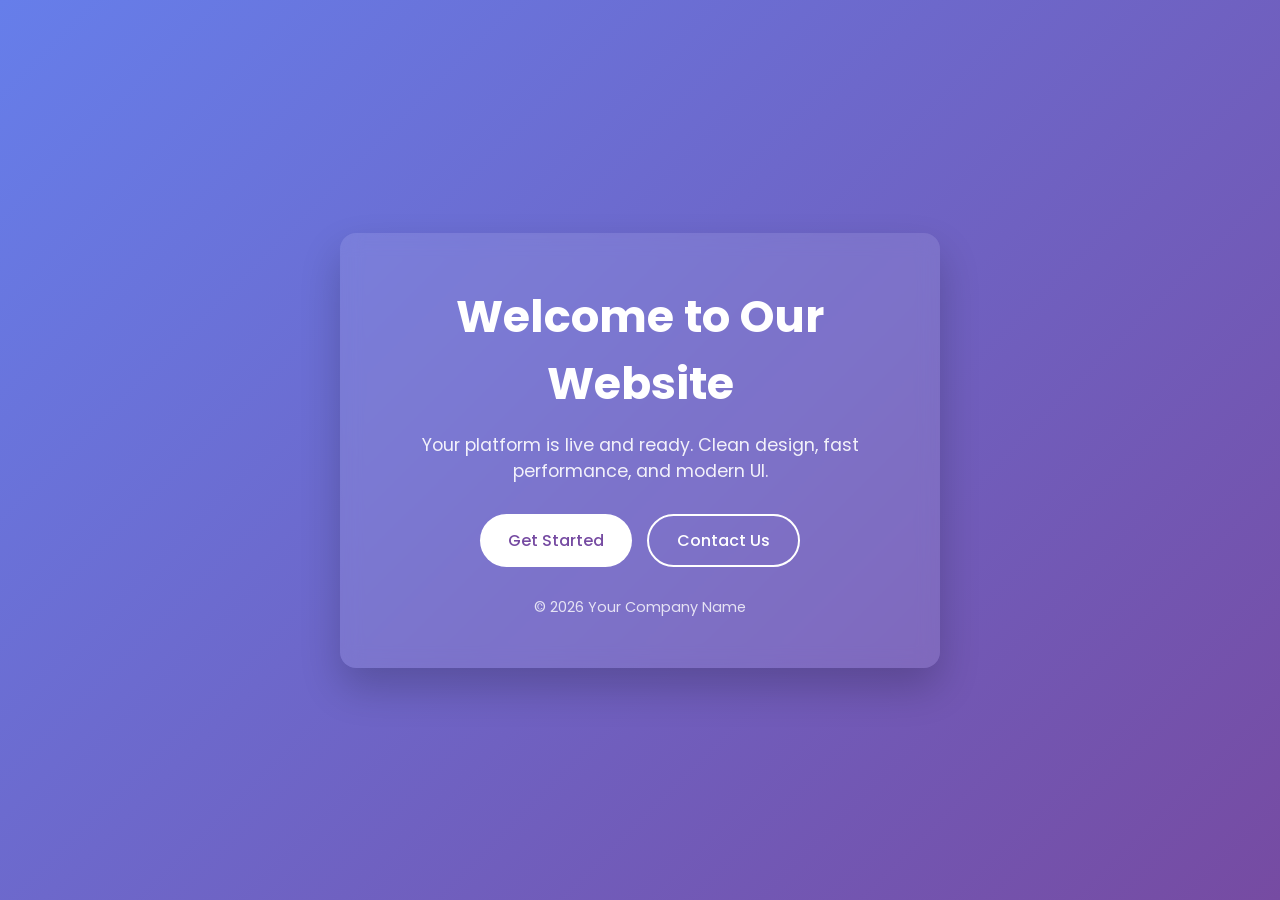
<file: archive/web/investmg.in/public_html/index.html>
<!DOCTYPE html>
<html lang="en">
<head>
    <meta charset="UTF-8">
    <meta name="viewport" content="width=device-width, initial-scale=1.0">
    <title>Welcome | My Website</title>
    <link href="https://fonts.googleapis.com/css2?family=Poppins:wght@300;400;600&display=swap" rel="stylesheet">

    <style>
        * {
            margin: 0;
            padding: 0;
            box-sizing: border-box;
            font-family: 'Poppins', sans-serif;
        }

        body {
            min-height: 100vh;
            background: linear-gradient(135deg, #667eea, #764ba2);
            display: flex;
            align-items: center;
            justify-content: center;
            color: #fff;
        }

        .container {
            background: rgba(255, 255, 255, 0.1);
            backdrop-filter: blur(10px);
            padding: 50px;
            border-radius: 16px;
            text-align: center;
            max-width: 600px;
            width: 90%;
            box-shadow: 0 20px 40px rgba(0,0,0,0.2);
        }

        h1 {
            font-size: 2.8rem;
            margin-bottom: 15px;
        }

        p {
            font-size: 1.1rem;
            opacity: 0.9;
            margin-bottom: 30px;
        }

        .btn-group {
            display: flex;
            justify-content: center;
            gap: 15px;
            flex-wrap: wrap;
        }

        .btn {
            padding: 12px 28px;
            border-radius: 30px;
            border: none;
            cursor: pointer;
            font-size: 1rem;
            font-weight: 500;
            transition: all 0.3s ease;
        }

        .btn-primary {
            background: #fff;
            color: #764ba2;
        }

        .btn-primary:hover {
            background: #f1f1f1;
            transform: translateY(-2px);
        }

        .btn-outline {
            background: transparent;
            border: 2px solid #fff;
            color: #fff;
        }

        .btn-outline:hover {
            background: #fff;
            color: #764ba2;
            transform: translateY(-2px);
        }

        footer {
            margin-top: 30px;
            font-size: 0.9rem;
            opacity: 0.8;
        }
    </style>
</head>
<body>

    <div class="container">
        <h1>Welcome to Our Website</h1>
        <p>
            Your platform is live and ready.  
            Clean design, fast performance, and modern UI.
        </p>

        <div class="btn-group">
            <button class="btn btn-primary">Get Started</button>
            <button class="btn btn-outline">Contact Us</button>
        </div>

        <footer>
            © 2026 Your Company Name
        </footer>
    </div>

</body>
</html>
</file>
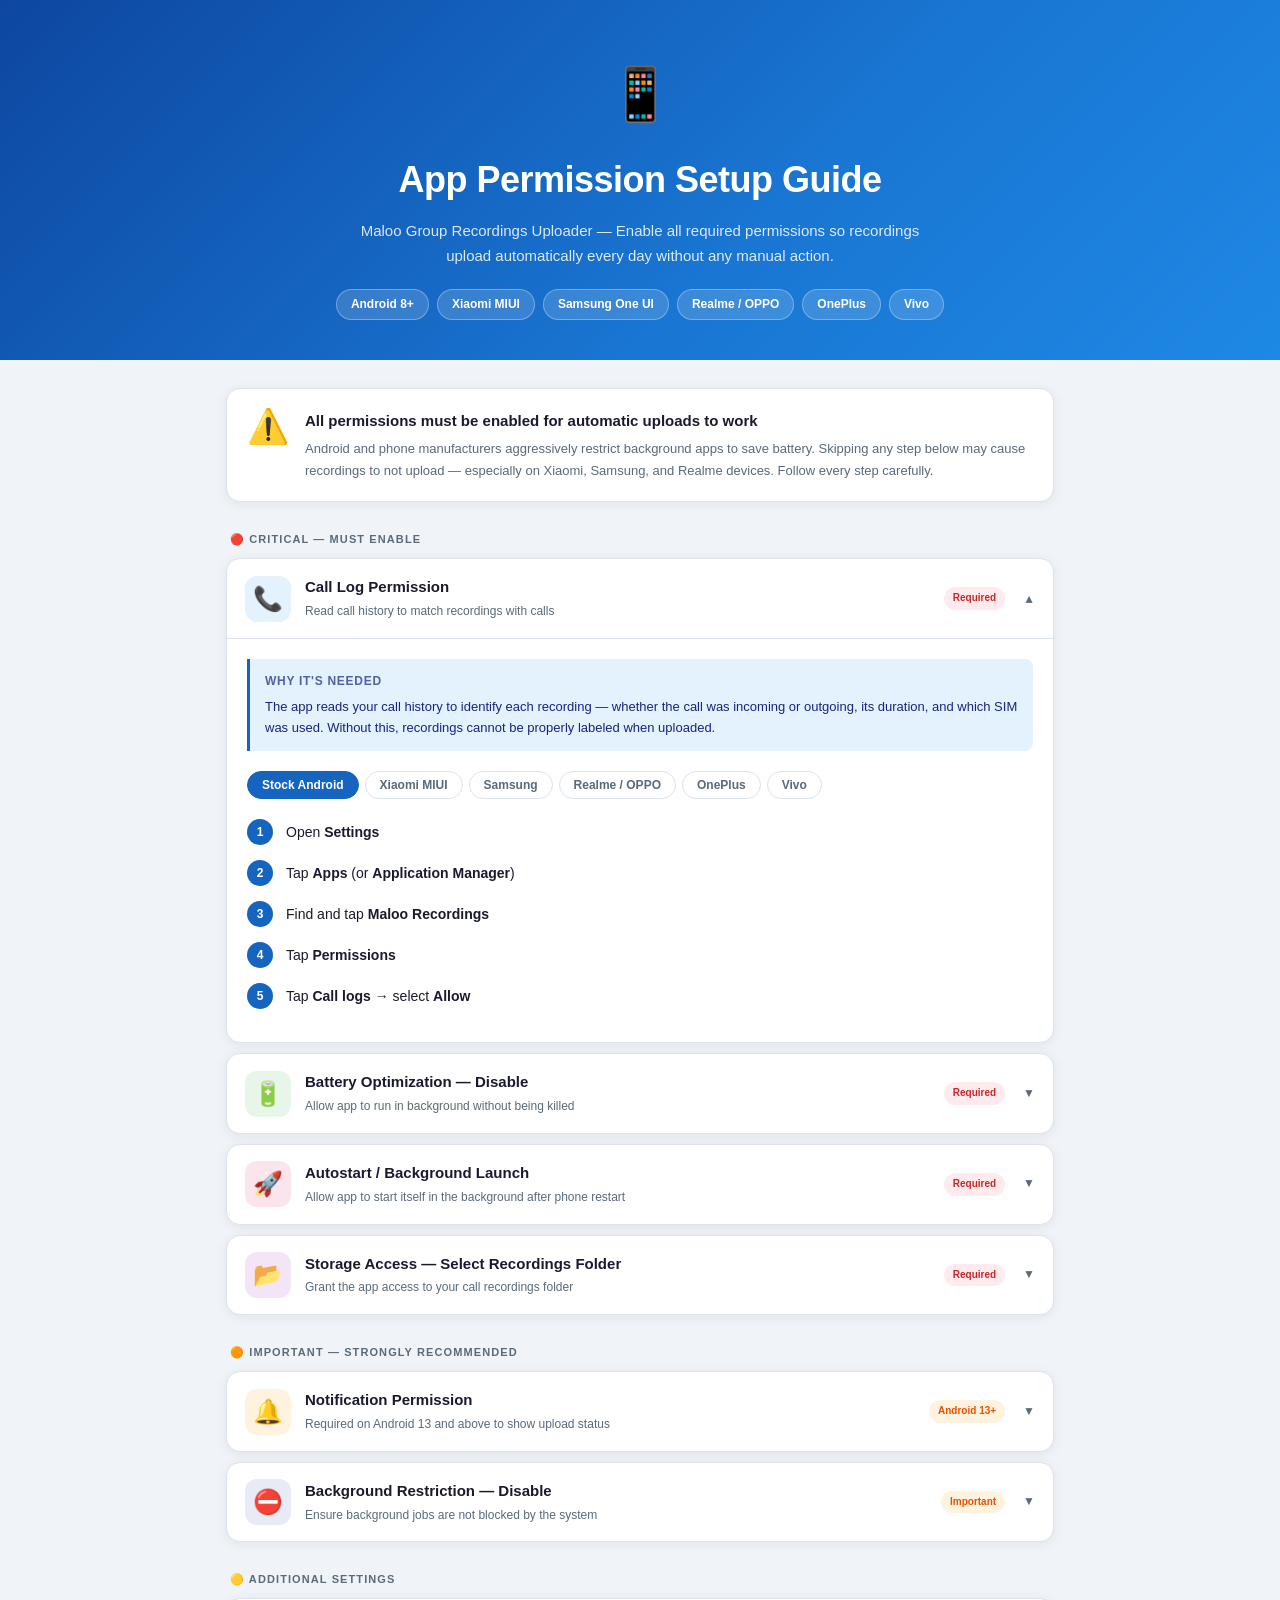
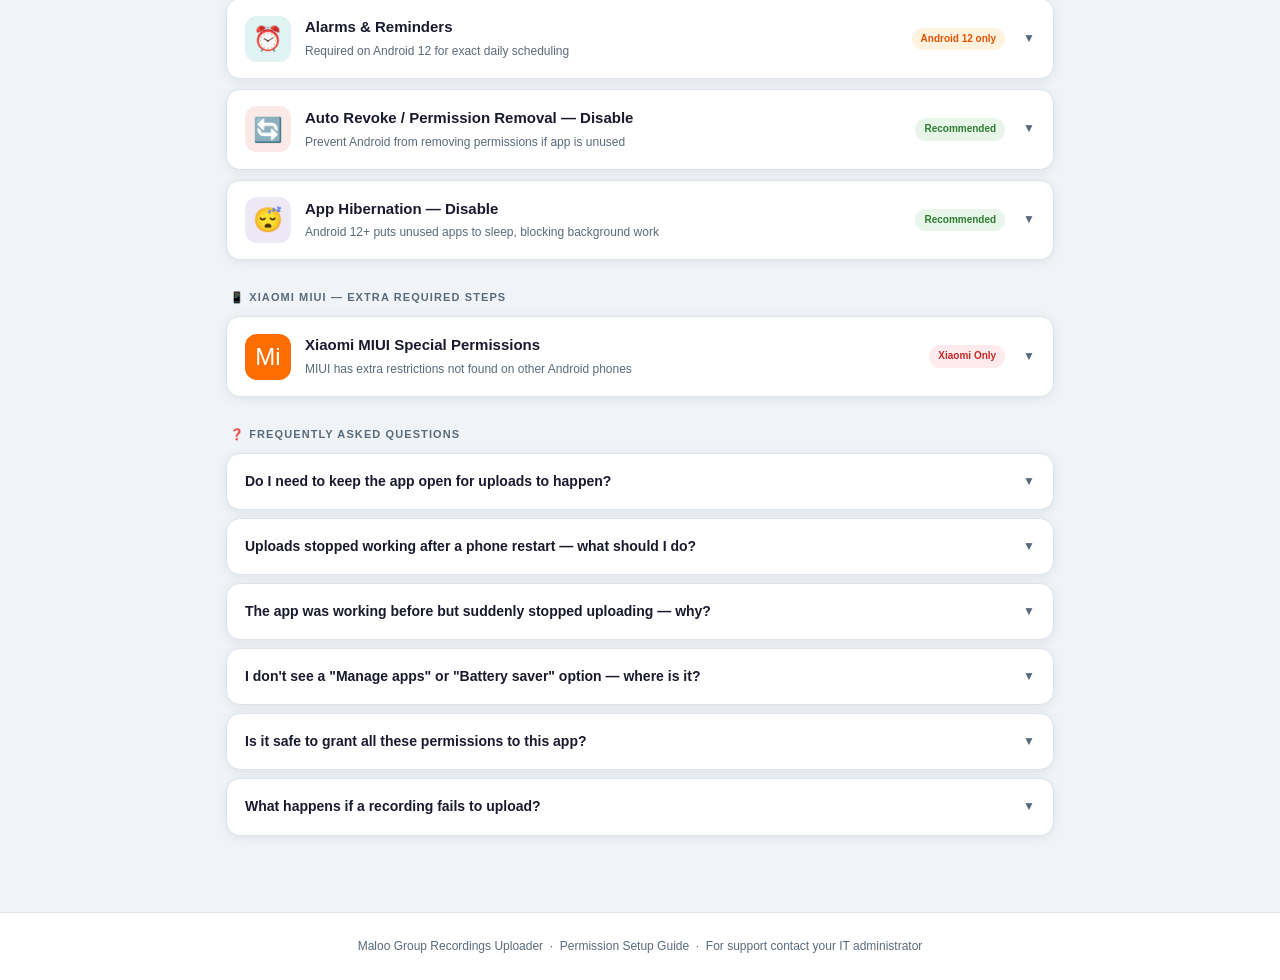
<file: permissions_guide.html>
<!DOCTYPE html>
<html lang="en">
<head>
<meta charset="UTF-8">
<meta name="viewport" content="width=device-width, initial-scale=1.0">
<title>Maloo Group — App Permission Setup Guide</title>
<style>
:root {
  --primary: #1565C0;
  --primary-dark: #0D47A1;
  --primary-light: #E3F2FD;
  --success: #2E7D32;
  --warn: #E65100;
  --error: #C62828;
  --bg: #F0F4F8;
  --card: #FFFFFF;
  --text: #1A1A2E;
  --text-sec: #5A6A7A;
  --border: #DDE3EA;
  --radius: 14px;
  --shadow: 0 2px 12px rgba(0,0,0,0.07);
}
*{box-sizing:border-box;margin:0;padding:0}
html{scroll-behavior:smooth}
body{font-family:-apple-system,BlinkMacSystemFont,'Segoe UI',Roboto,sans-serif;background:var(--bg);color:var(--text);line-height:1.65;font-size:15px}

/* ── Hero ── */
.hero{background:linear-gradient(135deg,#0D47A1 0%,#1976D2 60%,#1E88E5 100%);color:#fff;padding:52px 24px 40px;text-align:center}
.hero-logo{font-size:52px;margin-bottom:12px}
.hero h1{font-size:clamp(22px,5vw,36px);font-weight:800;margin-bottom:10px;letter-spacing:-0.5px}
.hero p{font-size:15px;opacity:.85;max-width:580px;margin:0 auto}
.hero-chips{display:flex;flex-wrap:wrap;justify-content:center;gap:8px;margin-top:20px}
.hero-chip{background:rgba(255,255,255,.15);border:1px solid rgba(255,255,255,.3);border-radius:20px;padding:5px 14px;font-size:12px;font-weight:600;color:#fff}

/* ── Container ── */
.container{max-width:860px;margin:0 auto;padding:28px 16px 60px}

/* ── Info Banner ── */
.info-banner{background:var(--card);border-radius:var(--radius);padding:20px;margin-bottom:24px;box-shadow:var(--shadow);border:1px solid var(--border);display:flex;gap:16px;align-items:flex-start}
.info-banner .ib-icon{font-size:34px;line-height:1;flex-shrink:0}
.info-banner h3{font-size:15px;font-weight:700;margin-bottom:4px}
.info-banner p{font-size:13px;color:var(--text-sec)}

/* ── Section heading ── */
.sec-label{font-size:11px;font-weight:800;text-transform:uppercase;letter-spacing:.1em;color:var(--text-sec);margin:28px 0 10px;padding-left:4px}

/* ── Permission card ── */
.perm-card{background:var(--card);border-radius:var(--radius);box-shadow:var(--shadow);margin-bottom:10px;overflow:hidden;border:1px solid var(--border)}
.perm-header{display:flex;align-items:center;gap:14px;padding:16px 18px;cursor:pointer;user-select:none;transition:background .15s;-webkit-tap-highlight-color:transparent}
.perm-header:hover{background:#F8FAFC}
.perm-header:active{background:#EEF2F6}
.perm-icon{width:46px;height:46px;border-radius:12px;display:flex;align-items:center;justify-content:center;font-size:24px;flex-shrink:0}
.perm-meta{flex:1;min-width:0}
.perm-name{font-weight:700;font-size:15px;color:var(--text)}
.perm-sub{font-size:12px;color:var(--text-sec);margin-top:2px;white-space:nowrap;overflow:hidden;text-overflow:ellipsis}
.badge{font-size:10px;font-weight:700;padding:3px 9px;border-radius:20px;white-space:nowrap;flex-shrink:0}
.badge-r{background:#FFEBEE;color:var(--error)}
.badge-i{background:#FFF3E0;color:var(--warn)}
.badge-g{background:#E8F5E9;color:var(--success)}
.chevron{font-size:12px;color:var(--text-sec);transition:transform .3s;flex-shrink:0;margin-left:4px}
.perm-card.open .chevron{transform:rotate(180deg)}

/* ── Perm body ── */
.perm-body{display:none;border-top:1px solid var(--border);padding:20px}
.perm-card.open .perm-body{display:block}

/* ── Why box ── */
.why-box{background:var(--primary-light);border-left:3px solid var(--primary);border-radius:0 8px 8px 0;padding:13px 15px;margin-bottom:20px;font-size:13px;color:#1A237E}
.why-box strong{display:block;font-size:12px;text-transform:uppercase;letter-spacing:.06em;margin-bottom:4px;opacity:.7}

/* ── Device tabs ── */
.device-tabs{display:flex;flex-wrap:wrap;gap:6px;margin-bottom:18px}
.dtab{padding:6px 14px;border-radius:20px;font-size:12px;font-weight:600;cursor:pointer;border:1.5px solid var(--border);background:#fff;color:var(--text-sec);transition:all .2s;-webkit-tap-highlight-color:transparent}
.dtab:hover{border-color:var(--primary);color:var(--primary)}
.dtab.active{background:var(--primary);color:#fff;border-color:var(--primary)}
.dsteps{display:none}
.dsteps.active{display:block}

/* ── Steps ── */
ol.steps{list-style:none;counter-reset:step}
ol.steps li{counter-increment:step;display:flex;gap:13px;margin-bottom:13px;align-items:flex-start}
ol.steps li::before{content:counter(step);min-width:26px;height:26px;border-radius:50%;background:var(--primary);color:#fff;font-size:12px;font-weight:700;display:flex;align-items:center;justify-content:center;flex-shrink:0;margin-top:2px}
ol.steps li div{font-size:14px;color:var(--text);padding-top:4px}
.path{display:inline;background:#F0F4F8;border:1px solid #D0D9E3;border-radius:5px;padding:1px 7px;font-size:12px;font-family:monospace;color:#1A237E;white-space:nowrap}

/* ── Tip / Warning boxes ── */
.tip{background:#FFFDE7;border-left:3px solid #F9A825;border-radius:0 8px 8px 0;padding:11px 14px;font-size:13px;color:#5D4037;margin-top:14px}
.tip strong{color:#BF360C}
.warn-box{background:#FFF3E0;border-left:3px solid #FF9800;border-radius:0 8px 8px 0;padding:11px 14px;font-size:13px;color:#4E342E;margin-top:14px}
.warn-box strong{color:#E65100}

/* ── Autostart special section ── */
.as-grid{display:grid;grid-template-columns:repeat(auto-fit,minmax(220px,1fr));gap:12px;margin-top:4px}
.as-card{background:#F8FAFC;border:1px solid var(--border);border-radius:10px;padding:14px}
.as-card h4{font-size:13px;font-weight:700;margin-bottom:8px;color:var(--primary-dark)}
.as-card ol.steps li{margin-bottom:8px}
.as-card ol.steps li div{font-size:13px}

/* ── FAQ ── */
.faq-card{background:var(--card);border-radius:var(--radius);padding:0;margin-bottom:8px;box-shadow:var(--shadow);border:1px solid var(--border);overflow:hidden}
.faq-q{font-weight:700;font-size:14px;cursor:pointer;display:flex;justify-content:space-between;align-items:center;gap:12px;padding:16px 18px;-webkit-tap-highlight-color:transparent}
.faq-q:hover{background:#F8FAFC}
.faq-a{font-size:13px;color:var(--text-sec);padding:0 18px 16px;display:none;border-top:1px solid var(--border);padding-top:14px;margin-top:0}
.faq-card.open .faq-a{display:block}
.faq-card.open .faq-q .chevron{transform:rotate(180deg)}

/* ── Footer ── */
footer{text-align:center;padding:24px 16px;font-size:12px;color:var(--text-sec);border-top:1px solid var(--border);margin-top:8px;background:var(--card)}

@media(max-width:600px){
  .hero{padding:36px 16px 30px}
  .perm-header{padding:14px}
  .perm-body{padding:14px}
  .perm-sub{display:none}
}
</style>
</head>
<body>

<!-- ══ HERO ══════════════════════════════════════════════════════════════ -->
<div class="hero">
  <div class="hero-logo">📱</div>
  <h1>App Permission Setup Guide</h1>
  <p>Maloo Group Recordings Uploader — Enable all required permissions so recordings upload automatically every day without any manual action.</p>
  <div class="hero-chips">
    <span class="hero-chip">Android 8+</span>
    <span class="hero-chip">Xiaomi MIUI</span>
    <span class="hero-chip">Samsung One UI</span>
    <span class="hero-chip">Realme / OPPO</span>
    <span class="hero-chip">OnePlus</span>
    <span class="hero-chip">Vivo</span>
  </div>
</div>

<div class="container">

  <!-- Info banner -->
  <div class="info-banner">
    <div class="ib-icon">⚠️</div>
    <div>
      <h3>All permissions must be enabled for automatic uploads to work</h3>
      <p>Android and phone manufacturers aggressively restrict background apps to save battery. Skipping any step below may cause recordings to not upload — especially on Xiaomi, Samsung, and Realme devices. Follow every step carefully.</p>
    </div>
  </div>

  <!-- ═══ CRITICAL PERMISSIONS ══════════════════════════════════════════ -->
  <div class="sec-label">🔴 Critical — Must Enable</div>

  <!-- ── 1. Call Log ──────────────────────────────────────────────────── -->
  <div class="perm-card" id="p-calllog">
    <div class="perm-header" onclick="toggle('p-calllog')">
      <div class="perm-icon" style="background:#E3F2FD">📞</div>
      <div class="perm-meta">
        <div class="perm-name">Call Log Permission</div>
        <div class="perm-sub">Read call history to match recordings with calls</div>
      </div>
      <span class="badge badge-r">Required</span>
      <span class="chevron">▼</span>
    </div>
    <div class="perm-body">
      <div class="why-box">
        <strong>Why it's needed</strong>
        The app reads your call history to identify each recording — whether the call was incoming or outgoing, its duration, and which SIM was used. Without this, recordings cannot be properly labeled when uploaded.
      </div>
      <div class="device-tabs">
        <button class="dtab active" onclick="tab('calllog','stock',this)">Stock Android</button>
        <button class="dtab" onclick="tab('calllog','miui',this)">Xiaomi MIUI</button>
        <button class="dtab" onclick="tab('calllog','samsung',this)">Samsung</button>
        <button class="dtab" onclick="tab('calllog','realme',this)">Realme / OPPO</button>
        <button class="dtab" onclick="tab('calllog','oneplus',this)">OnePlus</button>
        <button class="dtab" onclick="tab('calllog','vivo',this)">Vivo</button>
      </div>
      <div id="calllog-stock" class="dsteps active">
        <ol class="steps">
          <li><div>Open <strong>Settings</strong></div></li>
          <li><div>Tap <strong>Apps</strong> (or <strong>Application Manager</strong>)</div></li>
          <li><div>Find and tap <strong>Maloo Recordings</strong></div></li>
          <li><div>Tap <strong>Permissions</strong></div></li>
          <li><div>Tap <strong>Call logs</strong> → select <strong>Allow</strong></div></li>
        </ol>
      </div>
      <div id="calllog-miui" class="dsteps">
        <ol class="steps">
          <li><div>Open <strong>Settings</strong> → <strong>Apps</strong> → <strong>Manage apps</strong></div></li>
          <li><div>Search and tap <strong>Maloo Recordings</strong></div></li>
          <li><div>Tap <strong>Permissions</strong></div></li>
          <li><div>Tap <strong>Call logs</strong> → select <strong>Allow</strong></div></li>
        </ol>
        <div class="tip"><strong>Alternative:</strong> Open the <strong>Security</strong> app → <strong>Permissions</strong> → <strong>Call logs</strong> → find the app and enable it.</div>
      </div>
      <div id="calllog-samsung" class="dsteps">
        <ol class="steps">
          <li><div>Open <strong>Settings</strong> → <strong>Apps</strong></div></li>
          <li><div>Tap the app name <strong>Maloo Recordings</strong></div></li>
          <li><div>Tap <strong>Permissions</strong></div></li>
          <li><div>Tap <strong>Call logs</strong> → select <strong>Allow</strong></div></li>
        </ol>
      </div>
      <div id="calllog-realme" class="dsteps">
        <ol class="steps">
          <li><div>Open <strong>Settings</strong> → <strong>App Management</strong></div></li>
          <li><div>Find and tap <strong>Maloo Recordings</strong></div></li>
          <li><div>Tap <strong>Permissions</strong></div></li>
          <li><div>Tap <strong>Call logs</strong> → select <strong>Always allow</strong></div></li>
        </ol>
      </div>
      <div id="calllog-oneplus" class="dsteps">
        <ol class="steps">
          <li><div>Open <strong>Settings</strong> → <strong>Apps</strong> → <strong>App management</strong></div></li>
          <li><div>Find and tap <strong>Maloo Recordings</strong></div></li>
          <li><div>Tap <strong>Permissions</strong></div></li>
          <li><div>Tap <strong>Call logs</strong> → select <strong>Allow</strong></div></li>
        </ol>
      </div>
      <div id="calllog-vivo" class="dsteps">
        <ol class="steps">
          <li><div>Open <strong>Settings</strong> → <strong>Apps & notifications</strong> → <strong>App management</strong></div></li>
          <li><div>Find and tap <strong>Maloo Recordings</strong></div></li>
          <li><div>Tap <strong>Permissions</strong></div></li>
          <li><div>Tap <strong>Call logs</strong> → select <strong>Allow</strong></div></li>
        </ol>
      </div>
    </div>
  </div>

  <!-- ── 2. Battery Optimization ─────────────────────────────────────── -->
  <div class="perm-card" id="p-battery">
    <div class="perm-header" onclick="toggle('p-battery')">
      <div class="perm-icon" style="background:#E8F5E9">🔋</div>
      <div class="perm-meta">
        <div class="perm-name">Battery Optimization — Disable</div>
        <div class="perm-sub">Allow app to run in background without being killed</div>
      </div>
      <span class="badge badge-r">Required</span>
      <span class="chevron">▼</span>
    </div>
    <div class="perm-body">
      <div class="why-box">
        <strong>Why it's needed</strong>
        Android kills background apps to save battery. If battery optimization is active for this app, the daily upload alarm will be silenced and recordings will never upload. You must exempt this app from battery optimization.
      </div>
      <div class="device-tabs">
        <button class="dtab active" onclick="tab('batt','stock',this)">Stock Android</button>
        <button class="dtab" onclick="tab('batt','miui',this)">Xiaomi MIUI</button>
        <button class="dtab" onclick="tab('batt','samsung',this)">Samsung</button>
        <button class="dtab" onclick="tab('batt','realme',this)">Realme / OPPO</button>
        <button class="dtab" onclick="tab('batt','oneplus',this)">OnePlus</button>
        <button class="dtab" onclick="tab('batt','vivo',this)">Vivo</button>
      </div>
      <div id="batt-stock" class="dsteps active">
        <ol class="steps">
          <li><div>Open <strong>Settings</strong> → <strong>Apps</strong></div></li>
          <li><div>Tap <strong>Maloo Recordings</strong></div></li>
          <li><div>Tap <strong>Battery</strong></div></li>
          <li><div>Select <strong>Unrestricted</strong> (do NOT select "Optimized" or "Restricted")</div></li>
        </ol>
        <div class="tip"><strong>Alternative path:</strong> Settings → Battery → Battery optimization → All apps → Maloo Recordings → <strong>Don't optimize</strong></div>
      </div>
      <div id="batt-miui" class="dsteps">
        <ol class="steps">
          <li><div>Open <strong>Settings</strong> → <strong>Apps</strong> → <strong>Manage apps</strong></div></li>
          <li><div>Find and tap <strong>Maloo Recordings</strong></div></li>
          <li><div>Tap <strong>Battery saver</strong></div></li>
          <li><div>Select <strong>No restrictions</strong></div></li>
        </ol>
        <div class="warn-box"><strong>⚠️ MIUI Extra Step (very important):</strong> Open <strong>Security</strong> app → <strong>Battery</strong> → <strong>App battery saver</strong> → find <strong>Maloo Recordings</strong> → set to <strong>No restriction</strong>. MIUI has TWO separate battery controls — both must be set.</div>
      </div>
      <div id="batt-samsung" class="dsteps">
        <ol class="steps">
          <li><div>Open <strong>Settings</strong> → <strong>Apps</strong></div></li>
          <li><div>Tap <strong>Maloo Recordings</strong></div></li>
          <li><div>Tap <strong>Battery</strong></div></li>
          <li><div>Select <strong>Unrestricted</strong></div></li>
        </ol>
        <div class="tip"><strong>Also do this:</strong> Settings → <strong>Battery and device care</strong> → <strong>Battery</strong> → <strong>Background usage limits</strong> → <strong>Never sleeping apps</strong> → tap <strong>+</strong> and add <strong>Maloo Recordings</strong>.</div>
      </div>
      <div id="batt-realme" class="dsteps">
        <ol class="steps">
          <li><div>Open <strong>Settings</strong> → <strong>App Management</strong></div></li>
          <li><div>Find and tap <strong>Maloo Recordings</strong></div></li>
          <li><div>Tap <strong>Battery usage</strong></div></li>
          <li><div>Select <strong>No restrictions</strong></div></li>
        </ol>
        <div class="tip"><strong>Alternative:</strong> Settings → <strong>Battery</strong> → <strong>Battery optimization</strong> → find <strong>Maloo Recordings</strong> → <strong>Don't optimize</strong></div>
      </div>
      <div id="batt-oneplus" class="dsteps">
        <ol class="steps">
          <li><div>Open <strong>Settings</strong> → <strong>Apps</strong> → <strong>App management</strong></div></li>
          <li><div>Find and tap <strong>Maloo Recordings</strong></div></li>
          <li><div>Tap <strong>Battery</strong></div></li>
          <li><div>Select <strong>Unrestricted</strong> or <strong>Don't optimize</strong></div></li>
        </ol>
        <div class="tip"><strong>Also check:</strong> Settings → <strong>Battery</strong> → <strong>Battery optimization</strong> → All apps → Maloo Recordings → <strong>Don't optimize</strong></div>
      </div>
      <div id="batt-vivo" class="dsteps">
        <ol class="steps">
          <li><div>Open <strong>Settings</strong> → <strong>Battery</strong></div></li>
          <li><div>Tap <strong>Background power consumption</strong></div></li>
          <li><div>Find <strong>Maloo Recordings</strong></div></li>
          <li><div>Select <strong>No restrictions</strong></div></li>
        </ol>
        <div class="tip"><strong>Also check:</strong> Open <strong>iManager</strong> → <strong>App manager</strong> → <strong>Background freeze</strong> → make sure <strong>Maloo Recordings</strong> is NOT in the frozen list.</div>
      </div>
    </div>
  </div>

  <!-- ── 3. Autostart ─────────────────────────────────────────────────── -->
  <div class="perm-card" id="p-autostart">
    <div class="perm-header" onclick="toggle('p-autostart')">
      <div class="perm-icon" style="background:#FCE4EC">🚀</div>
      <div class="perm-meta">
        <div class="perm-name">Autostart / Background Launch</div>
        <div class="perm-sub">Allow app to start itself in the background after phone restart</div>
      </div>
      <span class="badge badge-r">Required</span>
      <span class="chevron">▼</span>
    </div>
    <div class="perm-body">
      <div class="why-box">
        <strong>Why it's needed</strong>
        When the phone restarts, apps cannot start themselves unless Autostart is enabled. Without this, the daily upload alarm is lost after every reboot and recordings will stop uploading until you manually open the app again.
      </div>
      <div class="warn-box" style="margin-bottom:18px"><strong>⚠️ This setting exists only on certain brands.</strong> Stock Android (Pixel), OnePlus, and some others do not have a separate Autostart toggle. If you don't see it, you can skip this step.</div>
      <div class="as-grid">
        <div class="as-card">
          <h4>📱 Xiaomi MIUI</h4>
          <ol class="steps">
            <li><div>Open <strong>Security</strong> app</div></li>
            <li><div>Tap <strong>Permissions</strong></div></li>
            <li><div>Tap <strong>Autostart</strong></div></li>
            <li><div>Find <strong>Maloo Recordings</strong> → toggle <strong>ON</strong></div></li>
          </ol>
          <div class="tip" style="margin-top:10px"><strong>Alt path:</strong> Settings → Apps → Manage apps → Maloo Recordings → Other permissions → Autostart → Enable</div>
        </div>
        <div class="as-card">
          <h4>📱 Samsung One UI</h4>
          <ol class="steps">
            <li><div>Open <strong>Settings</strong> → <strong>Battery and device care</strong></div></li>
            <li><div>Tap <strong>Battery</strong> → <strong>App power management</strong></div></li>
            <li><div>Tap <strong>Sleeping apps</strong> — if app is listed, swipe to remove it</div></li>
            <li><div>Also check <strong>Deep sleeping apps</strong> and remove if listed</div></li>
          </ol>
        </div>
        <div class="as-card">
          <h4>📱 Realme / OPPO ColorOS</h4>
          <ol class="steps">
            <li><div>Open <strong>Settings</strong> → <strong>App Management</strong></div></li>
            <li><div>Tap <strong>Maloo Recordings</strong></div></li>
            <li><div>Tap <strong>Autostart</strong> → toggle <strong>ON</strong></div></li>
          </ol>
          <div class="tip" style="margin-top:10px"><strong>Also:</strong> Phone Manager → App performance → Background freeze → ensure app is NOT frozen.</div>
        </div>
        <div class="as-card">
          <h4>📱 Vivo FuntouchOS</h4>
          <ol class="steps">
            <li><div>Open <strong>Settings</strong> → <strong>Apps & notifications</strong></div></li>
            <li><div>Tap <strong>Maloo Recordings</strong></div></li>
            <li><div>Tap <strong>Autostart</strong> → toggle <strong>ON</strong></div></li>
            <li><div>Also enable <strong>Allow background activity</strong></div></li>
          </ol>
        </div>
      </div>
    </div>
  </div>

  <!-- ── 4. Storage / SAF ─────────────────────────────────────────────── -->
  <div class="perm-card" id="p-storage">
    <div class="perm-header" onclick="toggle('p-storage')">
      <div class="perm-icon" style="background:#F3E5F5">📂</div>
      <div class="perm-meta">
        <div class="perm-name">Storage Access — Select Recordings Folder</div>
        <div class="perm-sub">Grant the app access to your call recordings folder</div>
      </div>
      <span class="badge badge-r">Required</span>
      <span class="chevron">▼</span>
    </div>
    <div class="perm-body">
      <div class="why-box">
        <strong>Why it's needed</strong>
        Android requires you to manually select the folder where your call recordings are saved. The app cannot access any files until you pick this folder. This is a one-time setup done inside the app.
      </div>
      <ol class="steps">
        <li><div>Open the <strong>Maloo Recordings</strong> app</div></li>
        <li><div>On the setup screen, find <strong>"Recordings folder"</strong> section</div></li>
        <li><div>Tap <strong>Select</strong> — your phone's file picker will open</div></li>
        <li><div>Navigate to the folder where your call recorder app saves recordings<br><span style="font-size:12px;color:var(--text-sec)">Common locations: Internal Storage → Call recordings / MIUI / Sounds / CallRecord</span></div></li>
        <li><div>Tap <strong>Use this folder</strong> (or <strong>Allow</strong>) to confirm access</div></li>
      </ol>
      <div class="tip"><strong>Not sure where recordings are saved?</strong> Open your call recording app → go to its settings → look for "Save location" or "Storage path". Common default folders on Xiaomi: <span class="path">MIUI/sound_recorder/call_rec</span>. On Samsung: <span class="path">Recordings/Call</span>. On stock Android: <span class="path">Call recordings</span></div>
    </div>
  </div>

  <!-- ═══ IMPORTANT PERMISSIONS ═════════════════════════════════════════ -->
  <div class="sec-label">🟠 Important — Strongly Recommended</div>

  <!-- ── 5. Notifications ─────────────────────────────────────────────── -->
  <div class="perm-card" id="p-notif">
    <div class="perm-header" onclick="toggle('p-notif')">
      <div class="perm-icon" style="background:#FFF3E0">🔔</div>
      <div class="perm-meta">
        <div class="perm-name">Notification Permission</div>
        <div class="perm-sub">Required on Android 13 and above to show upload status</div>
      </div>
      <span class="badge badge-i">Android 13+</span>
      <span class="chevron">▼</span>
    </div>
    <div class="perm-body">
      <div class="why-box">
        <strong>Why it's needed</strong>
        On Android 13 and above, apps must ask permission before showing notifications. This app uses notifications to let WorkManager run background tasks reliably. If denied, the background upload worker may not start on some devices.
      </div>
      <div class="device-tabs">
        <button class="dtab active" onclick="tab('notif','stock',this)">Stock Android</button>
        <button class="dtab" onclick="tab('notif','miui',this)">Xiaomi MIUI</button>
        <button class="dtab" onclick="tab('notif','samsung',this)">Samsung</button>
        <button class="dtab" onclick="tab('notif','realme',this)">Realme / OPPO</button>
      </div>
      <div id="notif-stock" class="dsteps active">
        <ol class="steps">
          <li><div>Open <strong>Settings</strong> → <strong>Apps</strong></div></li>
          <li><div>Tap <strong>Maloo Recordings</strong></div></li>
          <li><div>Tap <strong>Notifications</strong></div></li>
          <li><div>Toggle <strong>Allow notifications</strong> to ON</div></li>
        </ol>
        <div class="tip">The app will also ask for this permission automatically when first opened. Simply tap <strong>Allow</strong> on the dialog that appears.</div>
      </div>
      <div id="notif-miui" class="dsteps">
        <ol class="steps">
          <li><div>Open <strong>Settings</strong> → <strong>Apps</strong> → <strong>Manage apps</strong></div></li>
          <li><div>Tap <strong>Maloo Recordings</strong></div></li>
          <li><div>Tap <strong>Notifications</strong></div></li>
          <li><div>Toggle <strong>Enable notifications</strong> to ON</div></li>
        </ol>
        <div class="tip"><strong>MIUI tip:</strong> Notifications might also be controlled in MIUI's notification center. Check <span class="path">Settings → Notifications & status bar → App notifications</span>.</div>
      </div>
      <div id="notif-samsung" class="dsteps">
        <ol class="steps">
          <li><div>Open <strong>Settings</strong> → <strong>Apps</strong></div></li>
          <li><div>Tap <strong>Maloo Recordings</strong></div></li>
          <li><div>Tap <strong>Notifications</strong></div></li>
          <li><div>Toggle <strong>Allow notifications</strong> to ON</div></li>
        </ol>
      </div>
      <div id="notif-realme" class="dsteps">
        <ol class="steps">
          <li><div>Open <strong>Settings</strong> → <strong>App Management</strong></div></li>
          <li><div>Tap <strong>Maloo Recordings</strong></div></li>
          <li><div>Tap <strong>Notifications</strong> → toggle ON</div></li>
        </ol>
      </div>
    </div>
  </div>

  <!-- ── 6. Background Restriction ───────────────────────────────────── -->
  <div class="perm-card" id="p-bgrestrict">
    <div class="perm-header" onclick="toggle('p-bgrestrict')">
      <div class="perm-icon" style="background:#E8EAF6">⛔</div>
      <div class="perm-meta">
        <div class="perm-name">Background Restriction — Disable</div>
        <div class="perm-sub">Ensure background jobs are not blocked by the system</div>
      </div>
      <span class="badge badge-i">Important</span>
      <span class="chevron">▼</span>
    </div>
    <div class="perm-body">
      <div class="why-box">
        <strong>Why it's needed</strong>
        If Android has marked this app as "background restricted", all background work (including the daily upload job) is completely blocked. This can happen automatically if the app is not used frequently enough.
      </div>
      <ol class="steps">
        <li><div>Open <strong>Settings</strong> → <strong>Apps</strong></div></li>
        <li><div>Find and tap <strong>Maloo Recordings</strong></div></li>
        <li><div>Tap <strong>Battery</strong></div></li>
        <li><div>Make sure <strong>"Background activity"</strong> or <strong>"Allow background usage"</strong> is enabled</div></li>
        <li><div>If you see "Background restricted" — tap it and select <strong>Unrestricted</strong></div></li>
      </ol>
      <div class="tip"><strong>How to check:</strong> Go to Settings → Apps → Maloo Recordings → Battery. If it says "Restricted", that's the problem. Change to "Unrestricted".</div>
    </div>
  </div>

  <!-- ═══ ADDITIONAL SETTINGS ═══════════════════════════════════════════ -->
  <div class="sec-label">🟡 Additional Settings</div>

  <!-- ── 7. Exact Alarm ───────────────────────────────────────────────── -->
  <div class="perm-card" id="p-alarm">
    <div class="perm-header" onclick="toggle('p-alarm')">
      <div class="perm-icon" style="background:#E0F2F1">⏰</div>
      <div class="perm-meta">
        <div class="perm-name">Alarms &amp; Reminders</div>
        <div class="perm-sub">Required on Android 12 for exact daily scheduling</div>
      </div>
      <span class="badge badge-i">Android 12 only</span>
      <span class="chevron">▼</span>
    </div>
    <div class="perm-body">
      <div class="why-box">
        <strong>Why it's needed</strong>
        On Android 12 specifically, apps must have special permission to schedule alarms at an exact time. The app uses this to trigger the daily upload at your configured time (e.g. 7:00 PM). On Android 13 and above, this is automatically granted and you don't need to do anything.
      </div>
      <ol class="steps">
        <li><div>Open <strong>Settings</strong> → <strong>Apps</strong></div></li>
        <li><div>Tap the three-dot menu (⋮) or scroll down to find <strong>Special app access</strong></div></li>
        <li><div>Tap <strong>Alarms &amp; reminders</strong></div></li>
        <li><div>Find <strong>Maloo Recordings</strong> → toggle to <strong>Allow</strong></div></li>
      </ol>
      <div class="tip"><strong>Note:</strong> The app will automatically open this settings page during first-time setup if the permission is missing. Simply tap <strong>Allow</strong> when that page opens.</div>
    </div>
  </div>

  <!-- ── 8. Auto Revoke ───────────────────────────────────────────────── -->
  <div class="perm-card" id="p-autorevoke">
    <div class="perm-header" onclick="toggle('p-autorevoke')">
      <div class="perm-icon" style="background:#FBE9E7">🔄</div>
      <div class="perm-meta">
        <div class="perm-name">Auto Revoke / Permission Removal — Disable</div>
        <div class="perm-sub">Prevent Android from removing permissions if app is unused</div>
      </div>
      <span class="badge badge-g">Recommended</span>
      <span class="chevron">▼</span>
    </div>
    <div class="perm-body">
      <div class="why-box">
        <strong>Why it's needed</strong>
        Android 11+ can automatically remove permissions from apps that haven't been opened in a few months. Since this app runs silently in the background and employees rarely open it manually, Android may revoke Call Log permission after 2–3 months of not opening the app — breaking uploads silently.
      </div>
      <ol class="steps">
        <li><div>Open <strong>Settings</strong> → <strong>Apps</strong></div></li>
        <li><div>Find and tap <strong>Maloo Recordings</strong></div></li>
        <li><div>Scroll down and tap <strong>Permissions</strong></div></li>
        <li><div>Look for <strong>"Remove permissions if app is unused"</strong> or <strong>"Pause app activity if unused"</strong></div></li>
        <li><div>Toggle it <strong>OFF</strong></div></li>
      </ol>
      <div class="tip"><strong>Can't find this setting?</strong> Some devices don't show this toggle. It may appear as: <em>"Delete app if unused"</em>, <em>"Revoke permissions if unused"</em>, or <em>"App hibernation"</em>. Look for any "unused app" related option inside the app's settings page.</div>
    </div>
  </div>

  <!-- ── 9. App Hibernation ────────────────────────────────────────────── -->
  <div class="perm-card" id="p-hibernate">
    <div class="perm-header" onclick="toggle('p-hibernate')">
      <div class="perm-icon" style="background:#EDE7F6">😴</div>
      <div class="perm-meta">
        <div class="perm-name">App Hibernation — Disable</div>
        <div class="perm-sub">Android 12+ puts unused apps to sleep, blocking background work</div>
      </div>
      <span class="badge badge-g">Recommended</span>
      <span class="chevron">▼</span>
    </div>
    <div class="perm-body">
      <div class="why-box">
        <strong>Why it's needed</strong>
        Android 12+ can hibernate apps that aren't opened frequently. A hibernated app has all its background jobs stopped and permissions revoked. Since this app runs silently, it's at risk of being hibernated if employees rarely tap on it.
      </div>
      <ol class="steps">
        <li><div>Open <strong>Settings</strong> → <strong>Apps</strong></div></li>
        <li><div>Find and tap <strong>Maloo Recordings</strong></div></li>
        <li><div>Look for <strong>Unused app settings</strong> or <strong>Hibernate</strong></div></li>
        <li><div>Disable <strong>"Pause app activity if unused"</strong> or <strong>"Hibernate"</strong></div></li>
      </ol>
      <div class="tip"><strong>Tip:</strong> Opening the app briefly every few weeks also prevents hibernation. But disabling the toggle is the more reliable fix.</div>
    </div>
  </div>

  <!-- ═══ XIAOMI SPECIAL ════════════════════════════════════════════════ -->
  <div class="sec-label">📱 Xiaomi MIUI — Extra Required Steps</div>

  <div class="perm-card" id="p-miui-extra">
    <div class="perm-header" onclick="toggle('p-miui-extra')">
      <div class="perm-icon" style="background:#FF6D00;color:white">Mi</div>
      <div class="perm-meta">
        <div class="perm-name">Xiaomi MIUI Special Permissions</div>
        <div class="perm-sub">MIUI has extra restrictions not found on other Android phones</div>
      </div>
      <span class="badge badge-r">Xiaomi Only</span>
      <span class="chevron">▼</span>
    </div>
    <div class="perm-body">
      <div class="warn-box" style="margin-bottom:18px"><strong>⚠️ Important:</strong> Xiaomi MIUI is one of the most restrictive Android skins. Standard battery and permission settings are NOT enough — you must also complete the steps below or uploads will fail silently.</div>
      <div class="as-grid">
        <div class="as-card">
          <h4>1. Autostart Permission</h4>
          <ol class="steps">
            <li><div>Open <strong>Security</strong> app (orange shield icon)</div></li>
            <li><div>Tap <strong>Permissions</strong> or <strong>Manage permissions</strong></div></li>
            <li><div>Tap <strong>Autostart</strong></div></li>
            <li><div>Find <strong>Maloo Recordings</strong> → toggle <strong>ON</strong></div></li>
          </ol>
        </div>
        <div class="as-card">
          <h4>2. No Background Restrictions</h4>
          <ol class="steps">
            <li><div>Open <strong>Settings</strong> → <strong>Apps</strong> → <strong>Manage apps</strong></div></li>
            <li><div>Find and tap <strong>Maloo Recordings</strong></div></li>
            <li><div>Tap <strong>Other permissions</strong></div></li>
            <li><div>Enable <strong>Run in background</strong></div></li>
            <li><div>Enable <strong>Start in background</strong></div></li>
          </ol>
        </div>
        <div class="as-card">
          <h4>3. Lock App in Memory</h4>
          <ol class="steps">
            <li><div>Open the <strong>Recent apps</strong> screen (square button)</div></li>
            <li><div>Find <strong>Maloo Recordings</strong> app card</div></li>
            <li><div>Tap the <strong>lock icon</strong> 🔒 on the app card</div></li>
            <li><div>The app is now locked and won't be killed when clearing recents</div></li>
          </ol>
        </div>
        <div class="as-card">
          <h4>4. MIUI Optimization (if issues persist)</h4>
          <ol class="steps">
            <li><div>Open <strong>Settings</strong> → <strong>Additional settings</strong></div></li>
            <li><div>Tap <strong>Developer options</strong> (enable if needed: tap Build number 7 times)</div></li>
            <li><div>Find <strong>MIUI optimization</strong></div></li>
            <li><div>Toggle it <strong>OFF</strong> — this gives apps more freedom</div></li>
          </ol>
          <div class="tip" style="margin-top:8px"><strong>Note:</strong> Only do this if uploads are still failing after all other steps.</div>
        </div>
      </div>
    </div>
  </div>

  <!-- ═══ FAQ ═══════════════════════════════════════════════════════════ -->
  <div class="sec-label">❓ Frequently Asked Questions</div>

  <div class="faq-card" id="faq1">
    <div class="faq-q" onclick="faq('faq1')">
      <span>Do I need to keep the app open for uploads to happen?</span>
      <span class="chevron">▼</span>
    </div>
    <div class="faq-a">
      No. Once set up, the app runs entirely in the background. You can close it completely. The upload runs automatically at your configured daily time (e.g. 7:00 PM). You never need to open the app manually for uploads to work.
    </div>
  </div>

  <div class="faq-card" id="faq2">
    <div class="faq-q" onclick="faq('faq2')">
      <span>Uploads stopped working after a phone restart — what should I do?</span>
      <span class="chevron">▼</span>
    </div>
    <div class="faq-a">
      This usually means Autostart is not enabled. After a restart, the app needs permission to reschedule its alarm. Enable Autostart (see the Autostart section above for your device). Also open the app once after a restart to verify the alarm is re-armed — then you don't need to open it again.
    </div>
  </div>

  <div class="faq-card" id="faq3">
    <div class="faq-q" onclick="faq('faq3')">
      <span>The app was working before but suddenly stopped uploading — why?</span>
      <span class="chevron">▼</span>
    </div>
    <div class="faq-a">
      Common causes: (1) Android revoked a permission because the app was unused — open the app and re-grant permissions. (2) Battery optimization was re-applied after a system update — go back to battery settings and set to Unrestricted again. (3) App was hibernated — open the app to wake it up. Your IT admin can also remotely trigger a diagnostic check to see the exact issue.
    </div>
  </div>

  <div class="faq-card" id="faq4">
    <div class="faq-q" onclick="faq('faq4')">
      <span>I don't see a "Manage apps" or "Battery saver" option — where is it?</span>
      <span class="chevron">▼</span>
    </div>
    <div class="faq-a">
      Settings menus vary between Android versions and phone brands. Try these alternatives: (1) Use the search bar inside Settings and type "battery optimization" or "apps". (2) On Xiaomi, the Security app has many of these settings. (3) On Samsung, look under "Battery and device care". If you're still stuck, ask your IT admin to assist remotely using the health check feature.
    </div>
  </div>

  <div class="faq-card" id="faq5">
    <div class="faq-q" onclick="faq('faq5')">
      <span>Is it safe to grant all these permissions to this app?</span>
      <span class="chevron">▼</span>
    </div>
    <div class="faq-a">
      Yes. This app is developed and managed by your company (Maloo Group). It only reads call logs and recordings from the folder you selected during setup. It does not access personal messages, contacts, photos, or any other data. All recordings are uploaded exclusively to your company's OneDrive/SharePoint account.
    </div>
  </div>

  <div class="faq-card" id="faq6">
    <div class="faq-q" onclick="faq('faq6')">
      <span>What happens if a recording fails to upload?</span>
      <span class="chevron">▼</span>
    </div>
    <div class="faq-a">
      The app automatically retries up to 3 times. If all retries fail (e.g. no internet), it logs the failure and tries again at the next scheduled upload. Failed uploads are also reported to your admin through the health check system, so the IT team is notified without you needing to do anything.
    </div>
  </div>

</div><!-- /container -->

<footer>
  Maloo Group Recordings Uploader &nbsp;·&nbsp; Permission Setup Guide &nbsp;·&nbsp; For support contact your IT administrator
</footer>

<script>
function toggle(id) {
  document.getElementById(id).classList.toggle('open');
}

function tab(perm, device, btn) {
  var body = btn.closest('.perm-body');
  body.querySelectorAll('.dtab').forEach(function(t){ t.classList.remove('active'); });
  body.querySelectorAll('.dsteps').forEach(function(s){ s.classList.remove('active'); });
  btn.classList.add('active');
  var el = document.getElementById(perm + '-' + device);
  if (el) el.classList.add('active');
}

function faq(id) {
  document.getElementById(id).classList.toggle('open');
}

// Open first card by default
document.addEventListener('DOMContentLoaded', function(){
  var first = document.querySelector('.perm-card');
  if (first) first.classList.add('open');
});
</script>
</body>
</html>
</file>
